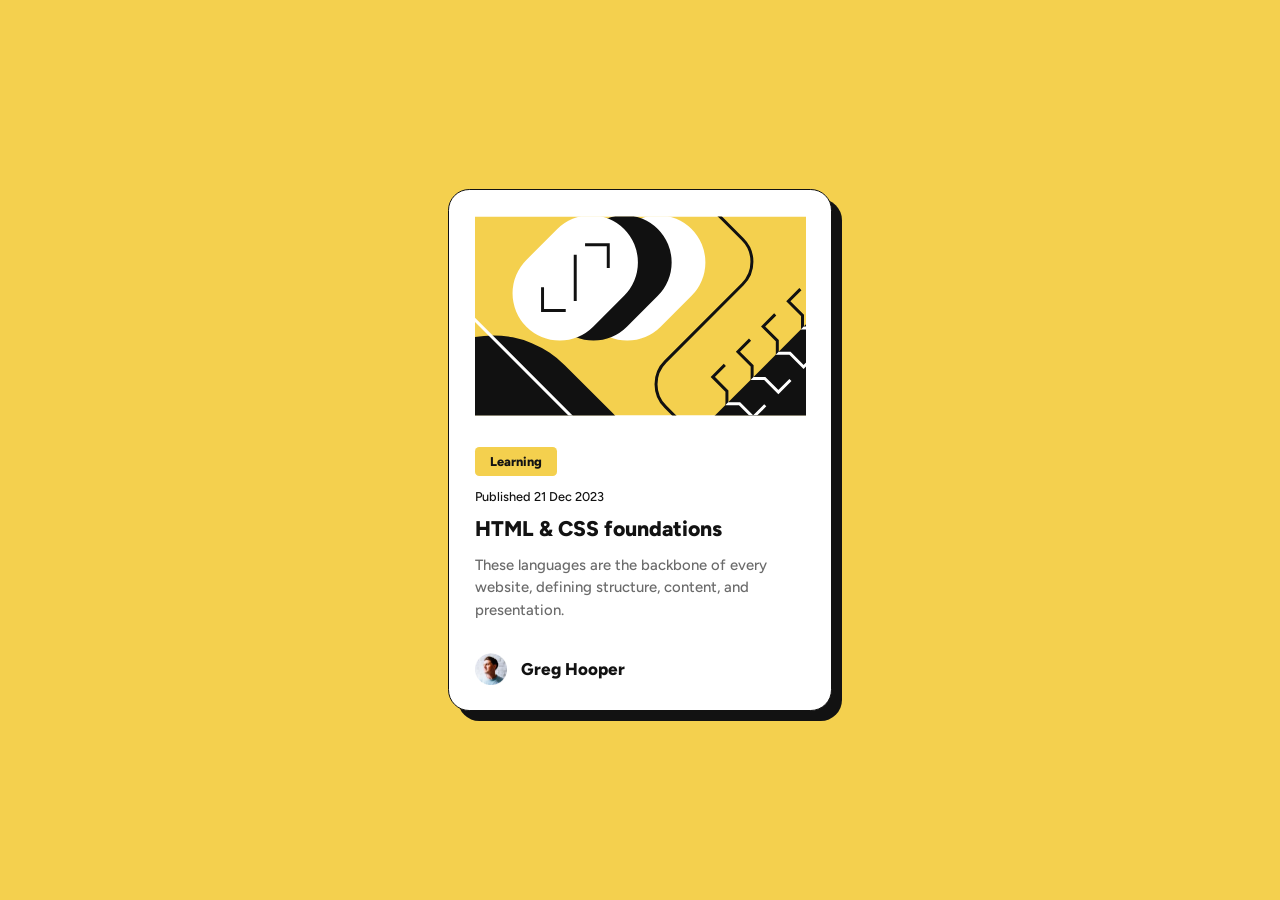
<file: index.html>
<!DOCTYPE html>
<html lang="en">
  <head>
    <meta charset="UTF-8" />
    <meta name="viewport" content="width=device-width, initial-scale=1.0" />
    <!-- displays site properly based on user's device -->

    <link
      rel="icon"
      type="image/png"
      sizes="32x32"
      href="./assets/images/favicon-32x32.png"
    />

    <title>Frontend Mentor | Blog preview card</title>

    <link rel="stylesheet" href="styles.css" />
  </head>
  <body>
    <main class="container">
      <figure class="image">
        <img
          class="post-img"
          src="./assets/images/illustration-article.svg"
          alt="article illustration"
        />
      </figure>

      <section class="content">
        <p class="tag">Learning</p>

        <p class="date">Published 21 Dec 2023</p>

        <h1 class="title">HTML & CSS foundations</h1>

        <p class="info">
          These languages are the backbone of every website, defining structure,
          content, and presentation.
        </p>
      </section>

      <section class="author">
        <img
          class="author-img"
          src="./assets//images/image-avatar.webp"
          alt="post author image"
        />
        
        <p class="author-name">Greg Hooper</p>
      </section>
    </main>
  </body>
</html>
</file>
<file: styles.css>
@import url('https://fonts.googleapis.com/css2?family=Figtree:ital,wght@0,300..900;1,300..900&display=swap');

* {
    margin: 0;
    padding: 0;
    box-sizing: border-box;
}

:root {
    --yellow: hsl(47, 88%, 63%);
    --white: hsl(0, 0%, 100%);
    --gray-500: hsl(0, 0%, 42%);
    --gray-950: hsl(0, 0%, 7%);
}

body {
    height: 100svh;
    width: 100vw;
    display: flex;
    align-items: center;
    justify-content: center;
    background-color: var(--yellow);

    h1,
    p {
        font-family: Figtree;
    }

    .container {
        padding: 1.5rem;
        width: 327px;
        height: 501px;
        display: flex;
        flex-direction: column;
        justify-content: space-between;
        gap: 1.5rem;
        background-color: var(--white);
        border: 1px solid var(--gray-950);
        border-radius: 1.25rem;
        box-shadow: 10px 10px 0px var(--gray-950);

        .image {
            height: 200px;
            border-radius: 0.625rem;

            .post-img {
                width: 100%;
                height: 100%;
                object-fit: cover;
            }
        }

        .content {
            display: flex;
            flex-direction: column;
            align-items: flex-start;
            gap: 0.75rem;

            .tag {
                width: 73px;
                height: 26px;
                display: block;
                color: var(--gray-950);
                background-color: var(--yellow);
                border-radius: 0.25rem;
                font-weight: 800;
                font-size: 0.75rem;
                text-align: center;
                place-content: center;
            }

            .date {
                font-weight: 500;
                font-size: 0.75rem;
                color: var(--gray-950);
            }

            .title {
                font-weight: 800;
                font-size: 1.25rem;
                color: var(--gray-950);
            }

            .info {
                font-weight: 500;
                font-size: 0.875rem;
                line-height: 150%;
                color: var(--gray-500);
            }
        }

        .author {
            display: flex;
            align-items: center;
            gap: 0.875rem;

            .author-img {
                width: 32px;
                height: 32px;
            }

            .author-name {
                font-weight: 800;
                font-size: 1rem;
                color: var(--gray-950);
            }
        }
    }
}

@media screen and (min-width: 1080px) {
    html {
        font-size: 17px;
    }

    body {
        .container {
            width: 384px;
            height: 522px;

            .content {
                .tag {
                    width: 82px;
                    height: 29px;
                }
            }
        }
    }
}
</file>
